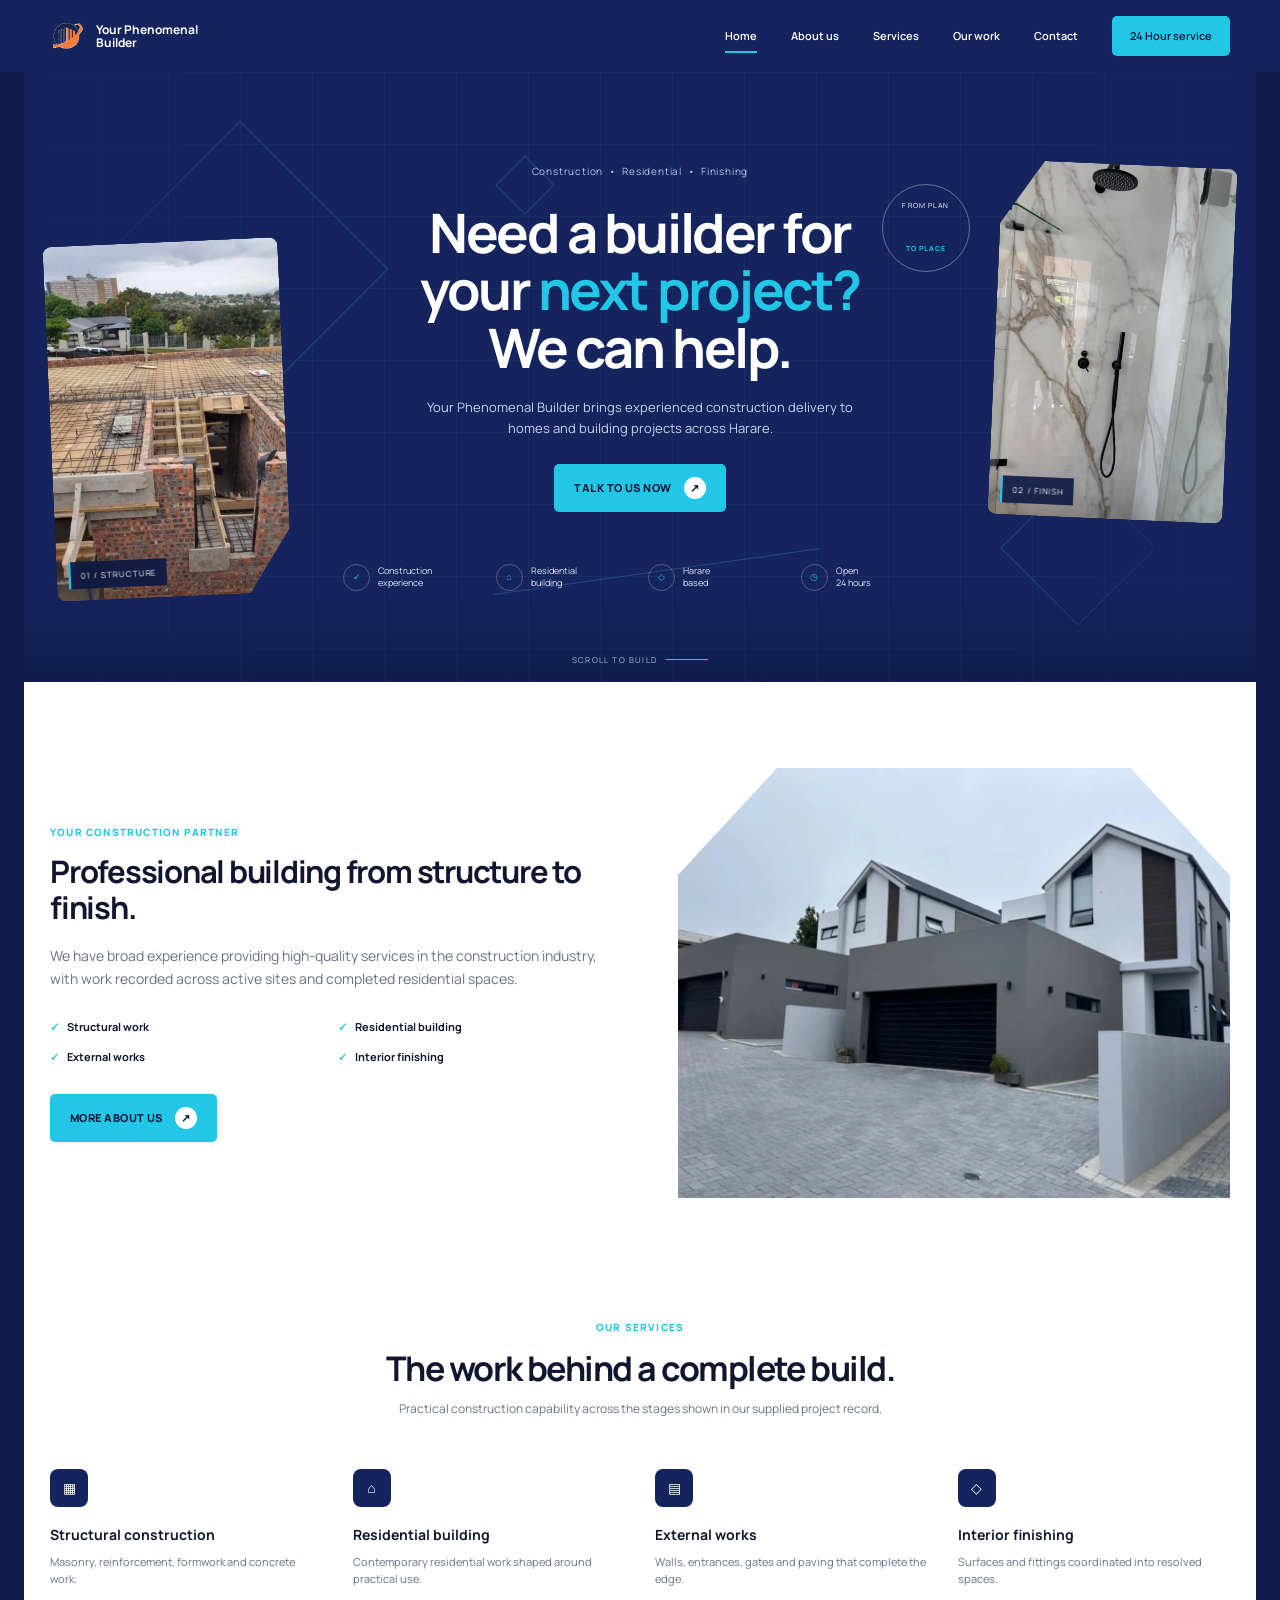
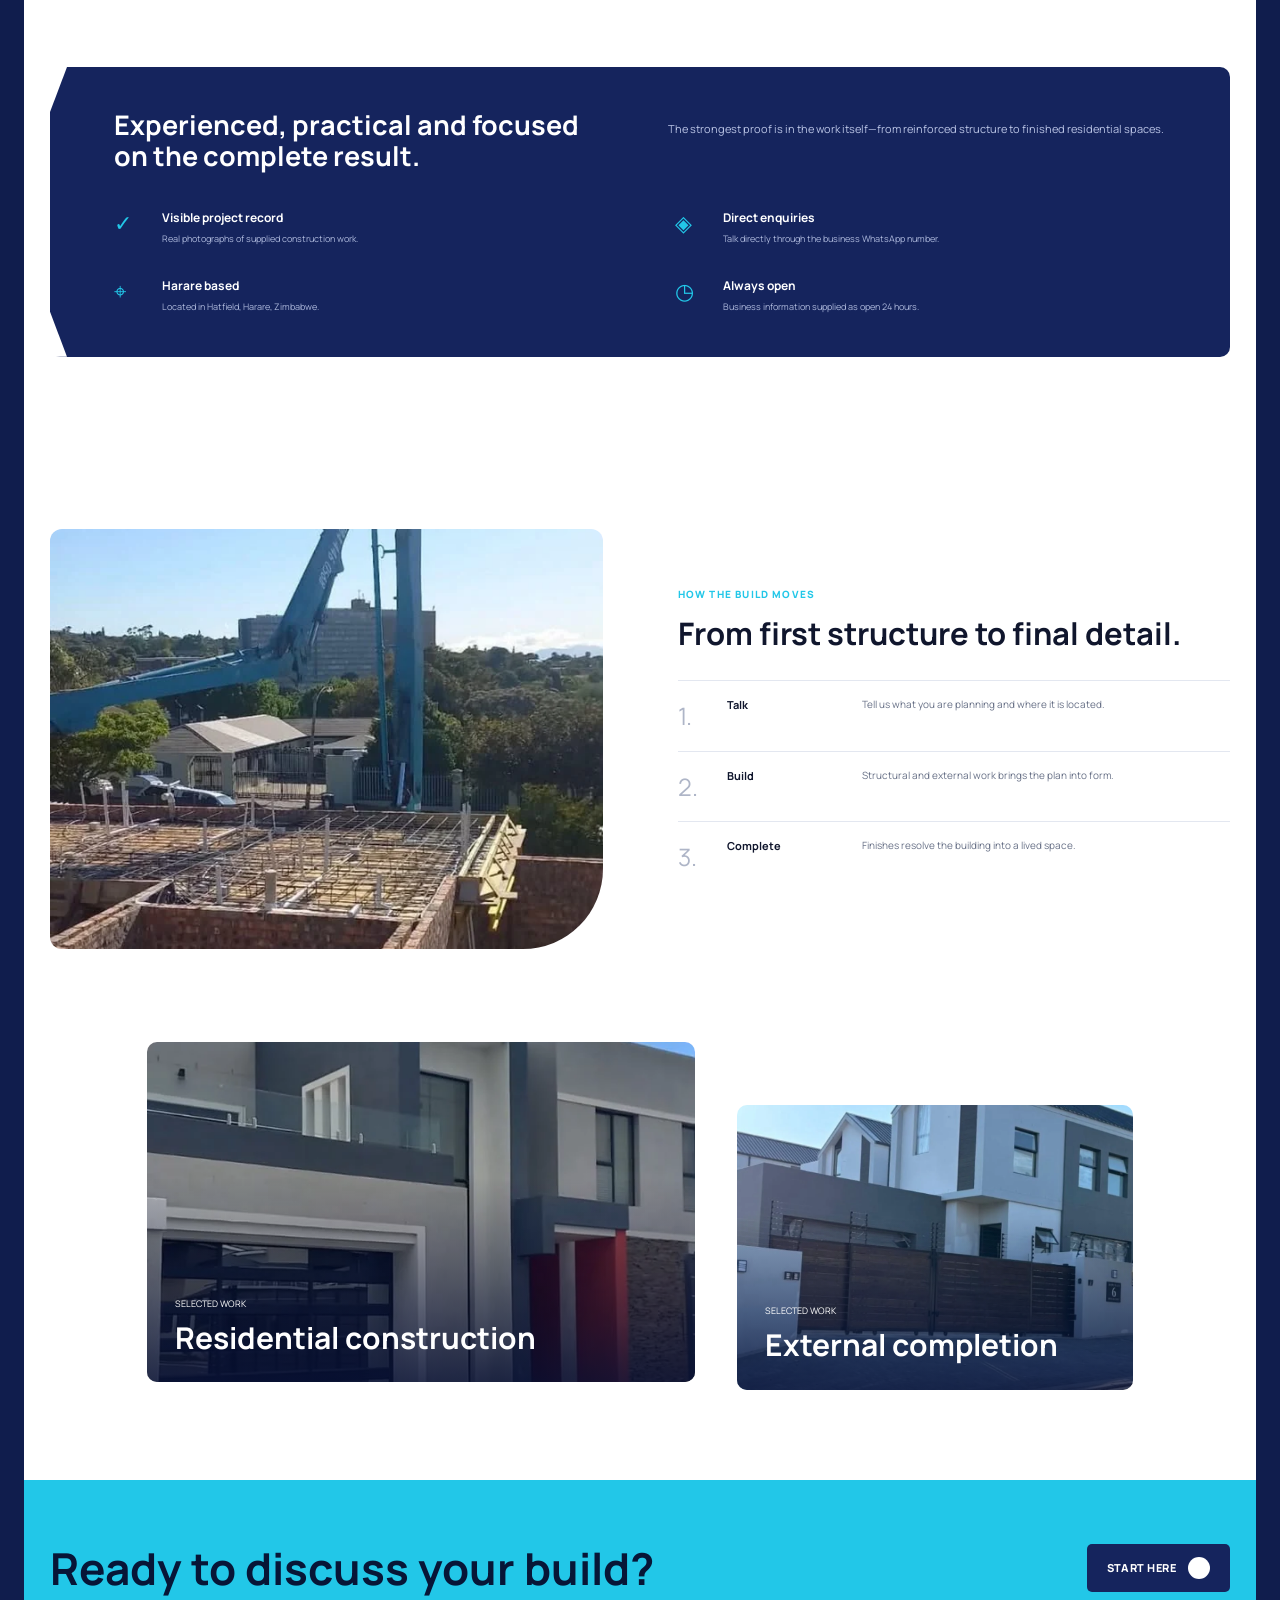
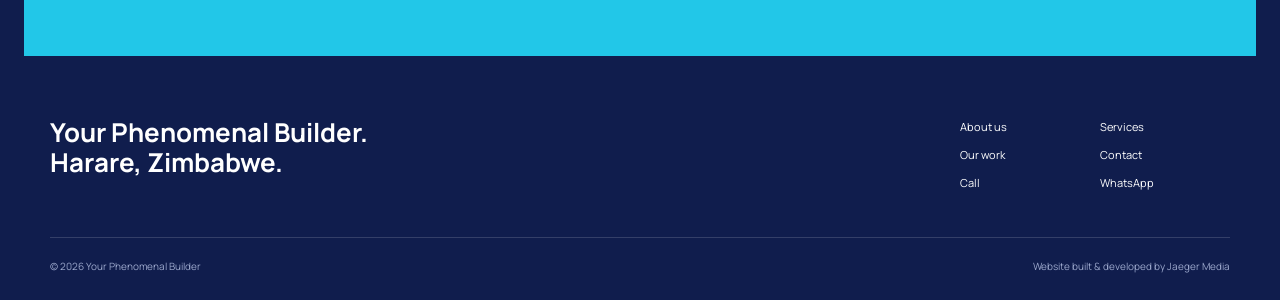
<file: index.html>
<!doctype html>
<html lang="en">
  <head>
    <meta charset="UTF-8" />
    <meta name="viewport" content="width=device-width,initial-scale=1" />
    <title>Your Phenomenal Builder | Construction Company in Harare</title>
    <meta
      name="description"
      content="Your Phenomenal Builder is a Harare construction company delivering considered building work from structure through finish."
    />
    <link rel="icon" href="/assets/favicon.png" />
    <meta property="og:image" content="/assets/project-feature.webp" />
    <link rel="stylesheet" href="/styles.css" />
    <script defer src="/main.js"></script>
  </head>
  <body>
    <a class="skip" href="#main">Skip to content</a>
    <header class="site-header">
      <div class="shell header-inner">
        <a class="brand" href="/"
          ><img
            src="/assets/logo.png"
            alt="Your Phenomenal Builder logo"
          /><span>Your Phenomenal Builder</span></a
        ><button
          class="menu-toggle"
          aria-label="Open menu"
          aria-expanded="false"
        >
          <span></span><span></span>
        </button>
        <nav class="nav">
          <a href="/" aria-current="page">Home</a><a href="/studio/">About us</a
          ><a href="/capabilities/">Services</a><a href="/work/">Our work</a
          ><a href="/contact/">Contact</a
          ><a class="nav-cta" href="https://wa.me/263789411117"
            >24 Hour service</a
          >
        </nav>
      </div>
    </header>
    <main id="main" class="page">
      <section class="hero">
        <div class="hero-blueprint" aria-hidden="true">
          <span></span><span></span><span></span><span></span>
        </div>
        <div class="hero-orbit" aria-hidden="true">
          FROM PLAN <b>TO PLACE</b>
        </div>
        <div class="shell">
          <div class="hero-photo hero-photo--left" data-depth="-10">
            <span class="photo-tag">01 / Structure</span>
            <img
              src="/assets/construction-slab.webp"
              alt="Reinforced residential slab under construction"
            />
          </div>
          <div class="hero-center">
            <div class="breadcrumbs">
              Construction &nbsp;•&nbsp; Residential &nbsp;•&nbsp; Finishing
            </div>
            <h1>Need a builder for your <em>next project?</em> We can help.</h1>
            <p>
              Your Phenomenal Builder brings experienced construction delivery
              to homes and building projects across Harare.
            </p>
            <a
              class="primary-btn"
              href="https://wa.me/263789411117?text=Hello%20Your%20Phenomenal%20Builder%2C%20I%20would%20like%20to%20discuss%20a%20project."
              >Talk to us now <i>↗</i></a
            >
            <div class="trust-strip">
              <div class="trust-item">
                <span class="trust-icon">✓</span
                ><span>Construction<br />experience</span>
              </div>
              <div class="trust-item">
                <span class="trust-icon">⌂</span
                ><span>Residential<br />building</span>
              </div>
              <div class="trust-item">
                <span class="trust-icon">◇</span><span>Harare<br />based</span>
              </div>
              <div class="trust-item">
                <span class="trust-icon">◷</span><span>Open<br />24 hours</span>
              </div>
            </div>
          </div>
          <div class="hero-photo hero-photo--right" data-depth="12">
            <span class="photo-tag">02 / Finish</span>
            <img
              src="/assets/interior-shower.webp"
              alt="Completed shower interior with marble-look finishes"
            />
          </div>
        </div>
        <div class="scroll-cue">Scroll to build <i></i></div>
      </section>
      <section class="section">
        <div class="shell">
          <figure class="proof-image reveal">
            <figcaption>
              <div class="section-kicker">Your construction partner</div>
              <strong>Professional building from structure to finish.</strong>
              <p>
                We have broad experience providing high-quality services in the
                construction industry, with work recorded across active sites
                and completed residential spaces.
              </p>
              <div class="proof-list">
                <span>Structural work</span><span>Residential building</span
                ><span>External works</span><span>Interior finishing</span>
              </div>
              <a class="primary-btn" href="/studio/">More about us <i>↗</i></a>
            </figcaption>
            <img
              src="/assets/residences-courtyard.webp"
              alt="Completed contemporary residential development"
              loading="lazy"
            />
          </figure>
        </div>
      </section>
      <section class="section dark">
        <div class="shell">
          <div class="journey-head reveal">
            <div class="section-kicker">Our services</div>
            <h2 class="display">The work behind a complete build.</h2>
            <p>
              Practical construction capability across the stages shown in our
              supplied project record.
            </p>
          </div>
          <div class="service-grid">
            <article class="service reveal">
              <div class="service-icon">▦</div>
              <h3>Structural construction</h3>
              <p>Masonry, reinforcement, formwork and concrete work.</p>
            </article>
            <article class="service reveal">
              <div class="service-icon">⌂</div>
              <h3>Residential building</h3>
              <p>Contemporary residential work shaped around practical use.</p>
            </article>
            <article class="service reveal">
              <div class="service-icon">▤</div>
              <h3>External works</h3>
              <p>Walls, entrances, gates and paving that complete the edge.</p>
            </article>
            <article class="service reveal">
              <div class="service-icon">◇</div>
              <h3>Interior finishing</h3>
              <p>Surfaces and fittings coordinated into resolved spaces.</p>
            </article>
          </div>
          <div class="guarantee reveal">
            <div class="guarantee-head">
              <h2>
                Experienced, practical and focused on the complete result.
              </h2>
              <p>
                The strongest proof is in the work itself—from reinforced
                structure to finished residential spaces.
              </p>
            </div>
            <div class="guarantee-grid">
              <div class="guarantee-item">
                <i>✓</i>
                <div>
                  <b>Visible project record</b>
                  <p>Real photographs of supplied construction work.</p>
                </div>
              </div>
              <div class="guarantee-item">
                <i>◈</i>
                <div>
                  <b>Direct enquiries</b>
                  <p>Talk directly through the business WhatsApp number.</p>
                </div>
              </div>
              <div class="guarantee-item">
                <i>⌖</i>
                <div>
                  <b>Harare based</b>
                  <p>Located in Hatfield, Harare, Zimbabwe.</p>
                </div>
              </div>
              <div class="guarantee-item">
                <i>◷</i>
                <div>
                  <b>Always open</b>
                  <p>Business information supplied as open 24 hours.</p>
                </div>
              </div>
            </div>
          </div>
        </div>
      </section>
      <section class="section">
        <div class="shell process reveal">
          <div class="process-image">
            <img
              src="/assets/construction-pour.webp"
              alt="Concrete and reinforcement work on site"
              loading="lazy"
            />
          </div>
          <div>
            <div class="section-kicker">How the build moves</div>
            <h2>From first structure to final detail.</h2>
            <div class="step">
              <span>1.</span><b>Talk</b>
              <p>Tell us what you are planning and where it is located.</p>
            </div>
            <div class="step">
              <span>2.</span><b>Build</b>
              <p>Structural and external work brings the plan into form.</p>
            </div>
            <div class="step">
              <span>3.</span><b>Complete</b>
              <p>Finishes resolve the building into a lived space.</p>
            </div>
          </div>
        </div>
      </section>
      <section class="project-row">
        <a class="project-tile reveal" href="/work/"
          ><img
            src="/assets/project-feature.webp"
            alt="Completed contemporary residence"
          />
          <div class="project-meta">
            <small>Selected work</small>
            <h3>Residential construction</h3>
          </div></a
        ><a class="project-tile reveal" href="/work/"
          ><img
            src="/assets/residences-gate.webp"
            alt="Contemporary residence and gate"
          />
          <div class="project-meta">
            <small>Selected work</small>
            <h3>External completion</h3>
          </div></a
        >
      </section>
      <section class="cta-band">
        <div class="shell cta-grid">
          <h2>Ready to discuss your build?</h2>
          <a class="arrow-link" href="/contact/">Start here <i>↗</i></a>
        </div>
      </section>
    </main>
    <footer class="site-footer">
      <div class="shell">
        <div class="footer-top">
          <div class="footer-brand">
            Your Phenomenal Builder.<br />Harare, Zimbabwe.
          </div>
          <nav class="footer-nav">
            <a href="/studio/">About us</a><a href="/capabilities/">Services</a
            ><a href="/work/">Our work</a><a href="/contact/">Contact</a
            ><a href="tel:+263789411117">Call</a
            ><a href="https://wa.me/263789411117">WhatsApp</a>
          </nav>
        </div>
        <div class="footer-bottom">
          <span>© 2026 Your Phenomenal Builder</span
          ><a href="https://wa.me/263789937251"
            >Website built &amp; developed by Jaeger Media</a
          >
        </div>
      </div>
    </footer>
  </body>
</html>
</file>
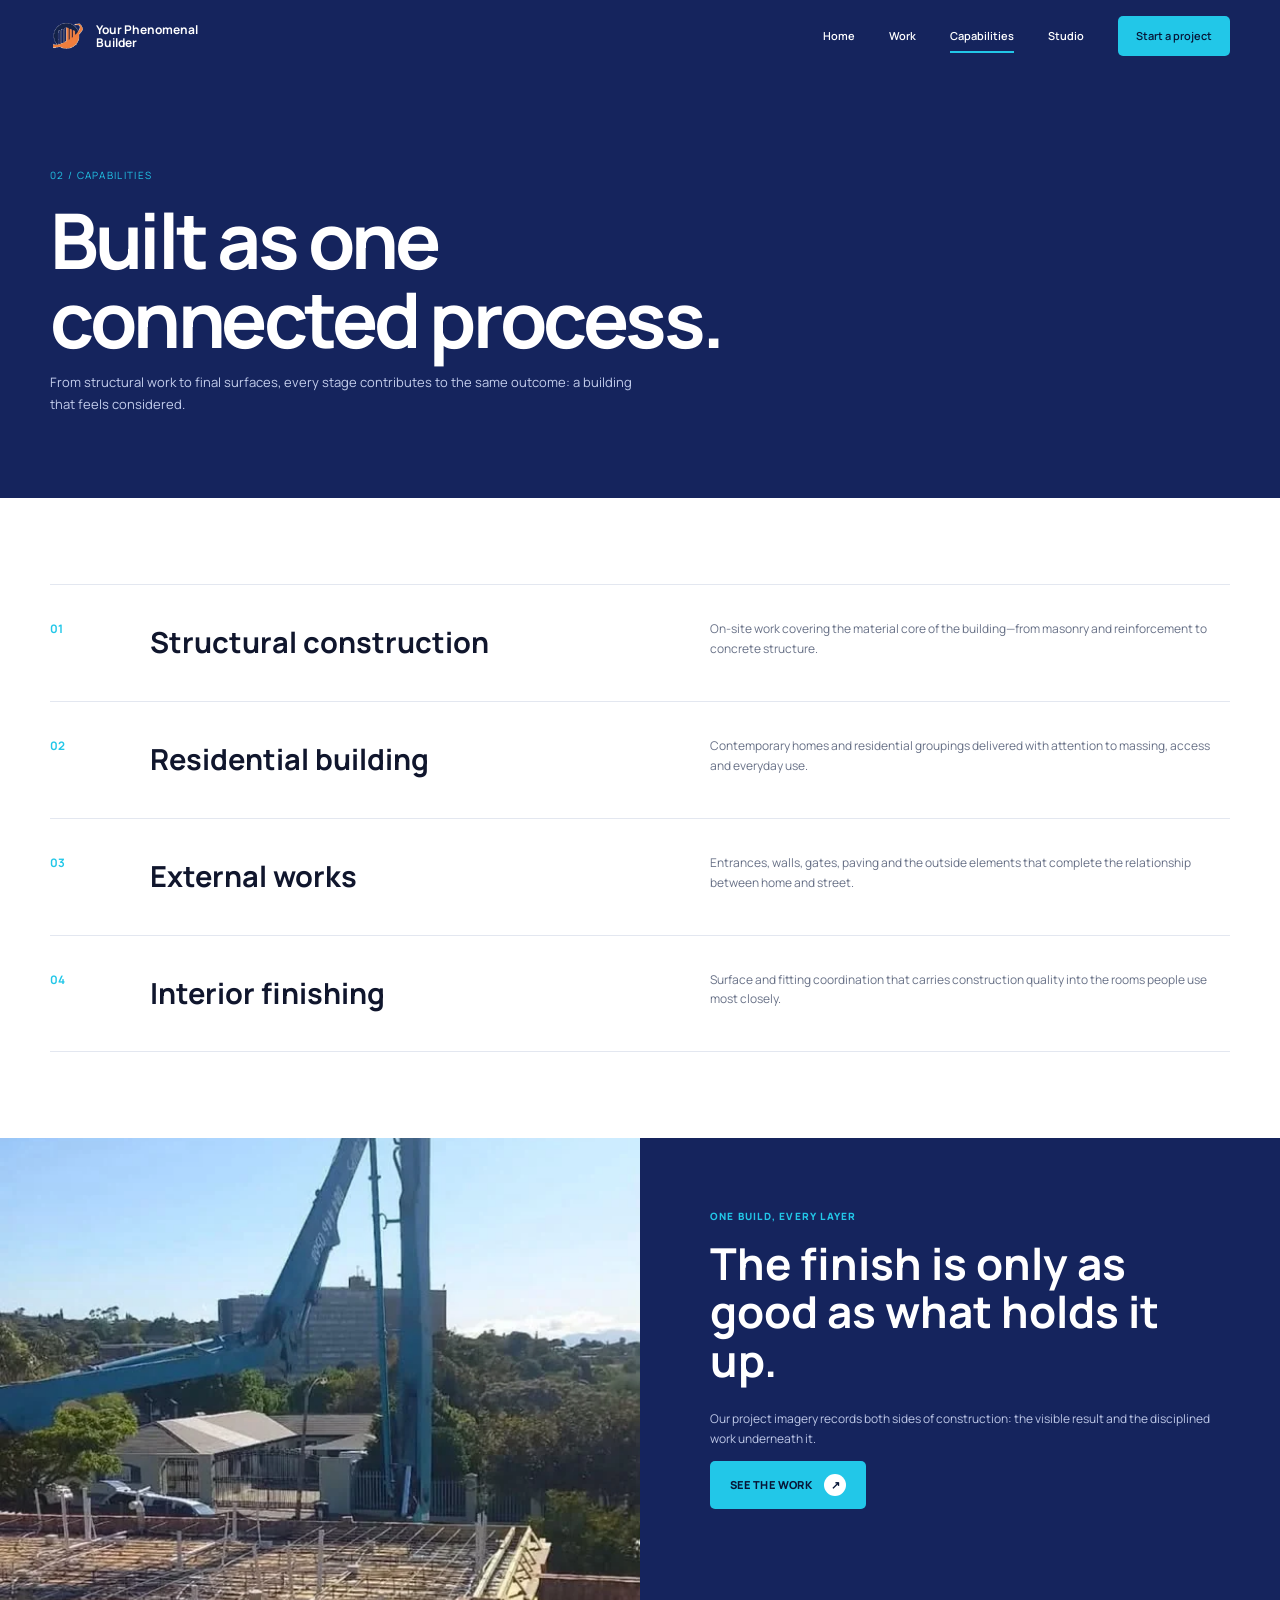
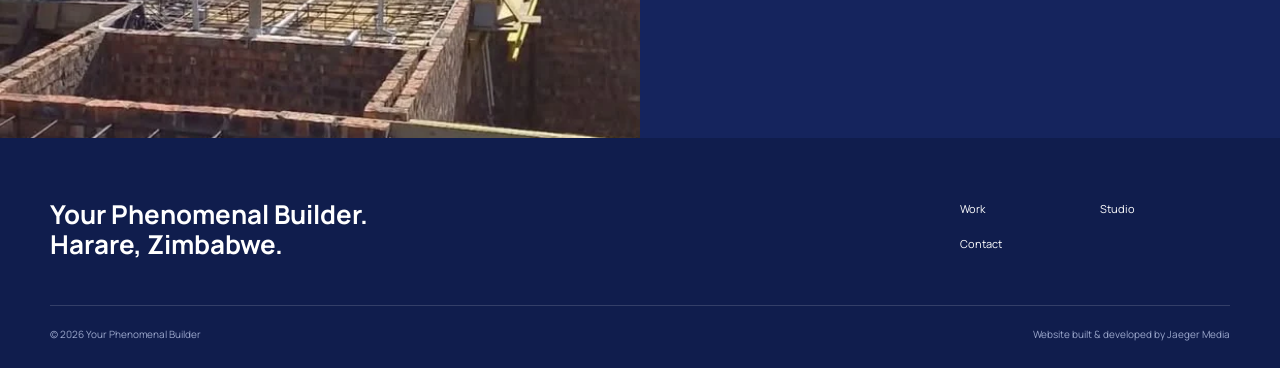
<file: capabilities/index.html>
<!doctype html><html lang="en"><head><meta charset="UTF-8"><meta name="viewport" content="width=device-width,initial-scale=1"><title>Capabilities | Your Phenomenal Builder</title><meta name="description" content="Construction capability from structure to finish in Harare, Zimbabwe."><link rel="icon" href="/assets/favicon.png"><link rel="stylesheet" href="/styles.css"><script defer src="/main.js"></script></head><body class="internal"><header class="site-header"><div class="shell header-inner"><a class="brand" href="/"><img src="/assets/logo.png" alt="Your Phenomenal Builder logo"><span>Your Phenomenal Builder</span></a><button class="menu-toggle" aria-label="Open menu" aria-expanded="false"><span></span><span></span></button><nav class="nav"><a href="/">Home</a><a href="/work/">Work</a><a href="/capabilities/" aria-current="page">Capabilities</a><a href="/studio/">Studio</a><a class="nav-cta" href="/contact/">Start a project</a></nav></div></header><main><section class="page-hero"><div class="shell"><div class="page-index">02 / Capabilities</div><h1>Built as one<br>connected process.</h1><p>From structural work to final surfaces, every stage contributes to the same outcome: a building that feels considered.</p></div></section><section class="section"><div class="shell cap-list"><article class="cap-item reveal"><small>01</small><h2>Structural construction</h2><p>On-site work covering the material core of the building—from masonry and reinforcement to concrete structure.</p></article><article class="cap-item reveal"><small>02</small><h2>Residential building</h2><p>Contemporary homes and residential groupings delivered with attention to massing, access and everyday use.</p></article><article class="cap-item reveal"><small>03</small><h2>External works</h2><p>Entrances, walls, gates, paving and the outside elements that complete the relationship between home and street.</p></article><article class="cap-item reveal"><small>04</small><h2>Interior finishing</h2><p>Surface and fitting coordination that carries construction quality into the rooms people use most closely.</p></article></div></section><section class="split-media"><img src="/assets/construction-pour.webp" alt="Concrete work on a residential construction site" loading="lazy"><div class="split-copy"><div class="section-kicker">One build, every layer</div><h2>The finish is only as good as what holds it up.</h2><p>Our project imagery records both sides of construction: the visible result and the disciplined work underneath it.</p><a class="arrow-link" href="/work/">See the work <i>↗</i></a></div></section></main><footer class="site-footer"><div class="shell"><div class="footer-top"><div class="footer-brand">Your Phenomenal Builder.<br>Harare, Zimbabwe.</div><nav class="footer-nav"><a href="/work/">Work</a><a href="/studio/">Studio</a><a href="/contact/">Contact</a></nav></div><div class="footer-bottom"><span>© 2026 Your Phenomenal Builder</span><a class="jm-credit" href="https://wa.me/263789937251">Website built &amp; developed by Jaeger Media</a></div></div></footer></body></html>
</file>
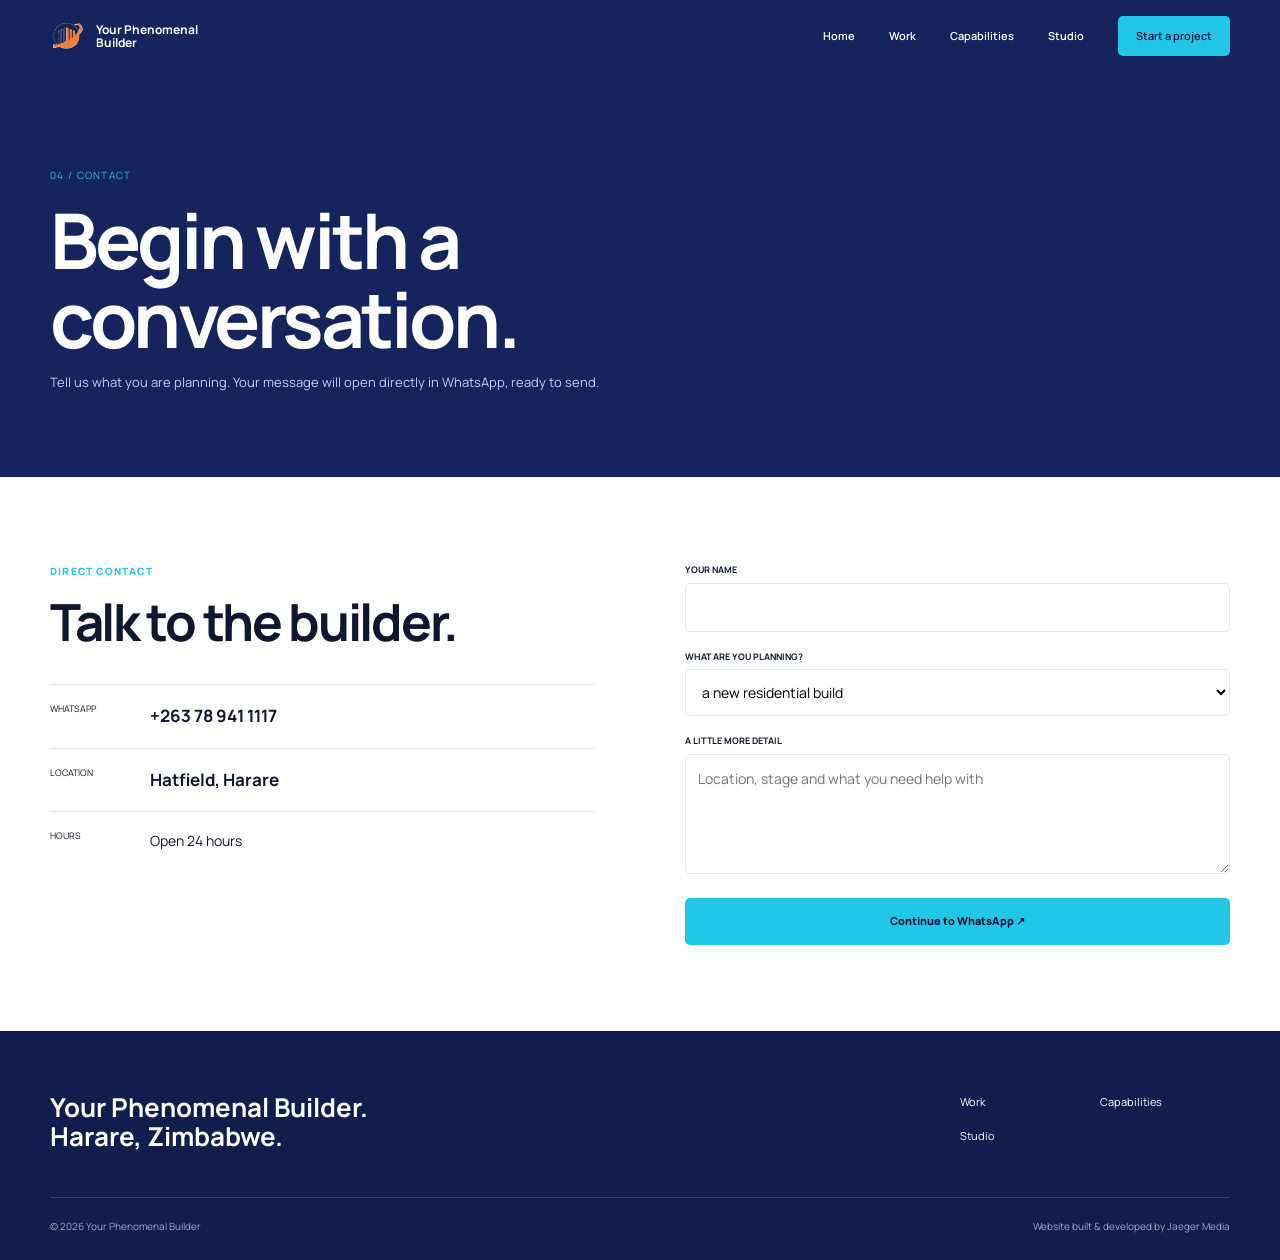
<file: contact/index.html>
<!doctype html><html lang="en"><head><meta charset="UTF-8"><meta name="viewport" content="width=device-width,initial-scale=1"><title>Contact | Your Phenomenal Builder</title><meta name="description" content="Discuss your construction project with Your Phenomenal Builder in Harare."><link rel="icon" href="/assets/favicon.png"><link rel="stylesheet" href="/styles.css"><script defer src="/main.js"></script></head><body class="internal"><header class="site-header"><div class="shell header-inner"><a class="brand" href="/"><img src="/assets/logo.png" alt="Your Phenomenal Builder logo"><span>Your Phenomenal Builder</span></a><button class="menu-toggle" aria-label="Open menu" aria-expanded="false"><span></span><span></span></button><nav class="nav"><a href="/">Home</a><a href="/work/">Work</a><a href="/capabilities/">Capabilities</a><a href="/studio/">Studio</a><a class="nav-cta" href="/contact/" aria-current="page">Start a project</a></nav></div></header><main><section class="page-hero"><div class="shell"><div class="page-index">04 / Contact</div><h1>Begin with a<br>conversation.</h1><p>Tell us what you are planning. Your message will open directly in WhatsApp, ready to send.</p></div></section><section class="section"><div class="shell contact-layout"><div class="reveal"><div class="section-kicker">Direct contact</div><h2 class="display">Talk to the builder.</h2><div class="contact-list"><div class="contact-item"><small>WhatsApp</small><a href="https://wa.me/263789411117" target="_blank" rel="noopener">+263 78 941 1117</a></div><div class="contact-item"><small>Location</small><a href="https://maps.google.com/?q=Hatfield%2C%20Harare%2C%20Zimbabwe" target="_blank" rel="noopener">Hatfield, Harare</a></div><div class="contact-item"><small>Hours</small><span>Open 24 hours</span></div></div></div><form id="enquiry-form" class="form reveal"><div class="field"><label for="name">Your name</label><input id="name" name="name" autocomplete="name" required></div><div class="field"><label for="project">What are you planning?</label><select id="project" name="project"><option>a new residential build</option><option>construction work</option><option>external works</option><option>interior finishing</option><option>another building project</option></select></div><div class="field"><label for="message">A little more detail</label><textarea id="message" name="message" placeholder="Location, stage and what you need help with"></textarea></div><button class="submit" type="submit">Continue to WhatsApp ↗</button></form></div></section></main><footer class="site-footer"><div class="shell"><div class="footer-top"><div class="footer-brand">Your Phenomenal Builder.<br>Harare, Zimbabwe.</div><nav class="footer-nav"><a href="/work/">Work</a><a href="/capabilities/">Capabilities</a><a href="/studio/">Studio</a></nav></div><div class="footer-bottom"><span>© 2026 Your Phenomenal Builder</span><a class="jm-credit" href="https://wa.me/263789937251">Website built &amp; developed by Jaeger Media</a></div></div></footer></body></html>
</file>
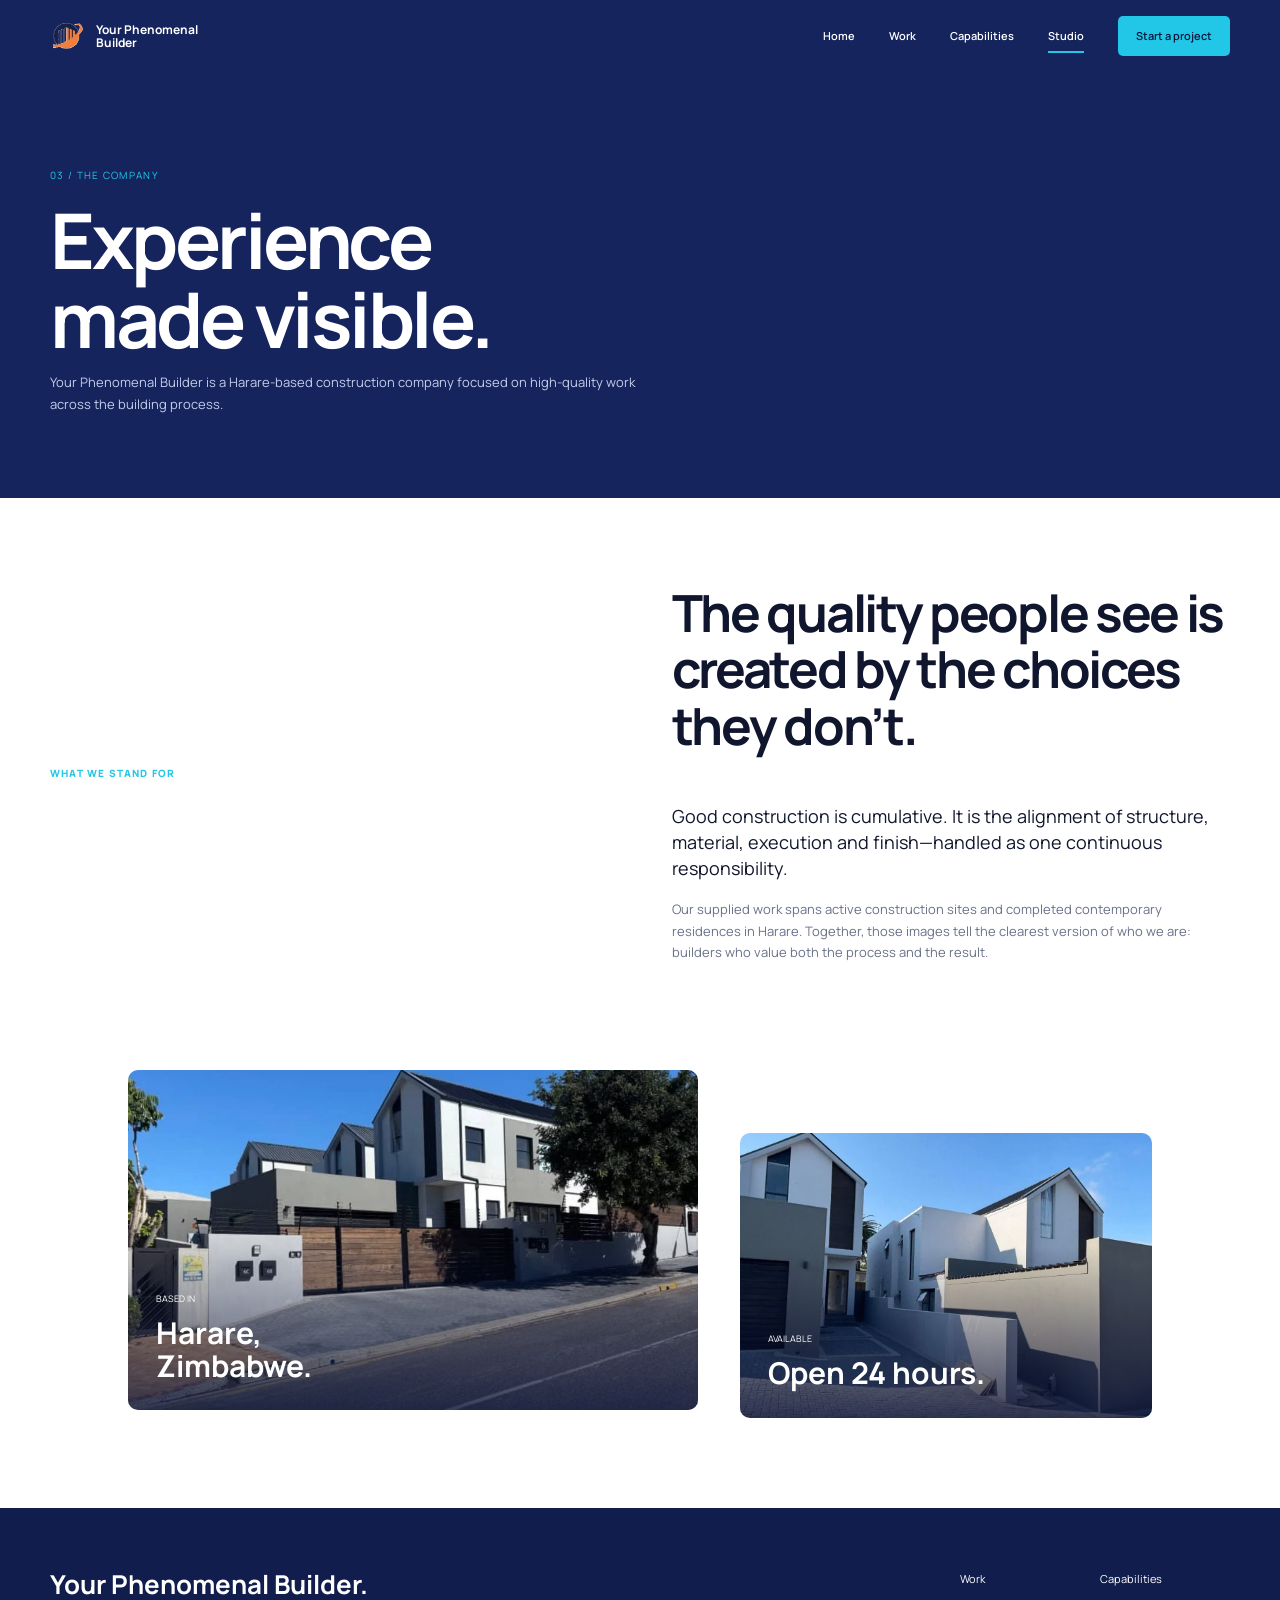
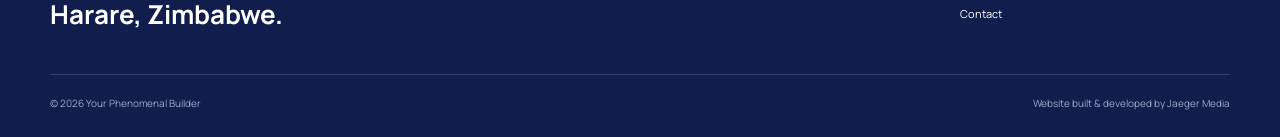
<file: studio/index.html>
<!doctype html><html lang="en"><head><meta charset="UTF-8"><meta name="viewport" content="width=device-width,initial-scale=1"><title>Studio | Your Phenomenal Builder</title><meta name="description" content="About Your Phenomenal Builder, a construction company based in Harare, Zimbabwe."><link rel="icon" href="/assets/favicon.png"><link rel="stylesheet" href="/styles.css"><script defer src="/main.js"></script></head><body class="internal"><header class="site-header"><div class="shell header-inner"><a class="brand" href="/"><img src="/assets/logo.png" alt="Your Phenomenal Builder logo"><span>Your Phenomenal Builder</span></a><button class="menu-toggle" aria-label="Open menu" aria-expanded="false"><span></span><span></span></button><nav class="nav"><a href="/">Home</a><a href="/work/">Work</a><a href="/capabilities/">Capabilities</a><a href="/studio/" aria-current="page">Studio</a><a class="nav-cta" href="/contact/">Start a project</a></nav></div></header><main><section class="page-hero"><div class="shell"><div class="page-index">03 / The company</div><h1>Experience<br>made visible.</h1><p>Your Phenomenal Builder is a Harare-based construction company focused on high-quality work across the building process.</p></div></section><section class="section"><div class="shell intro-grid"><div class="section-kicker">What we stand for</div><div><h2 class="display reveal">The quality people see is created by the choices they don’t.</h2><p class="lead reveal" style="margin-top:50px">Good construction is cumulative. It is the alignment of structure, material, execution and finish—handled as one continuous responsibility.</p><p class="body-copy reveal">Our supplied work spans active construction sites and completed contemporary residences in Harare. Together, those images tell the clearest version of who we are: builders who value both the process and the result.</p></div></div></section><section class="project-row"><div class="project-tile"><img src="/assets/residences-street.webp" alt="Residential project viewed from the street"><div class="project-meta"><small>Based in</small><h3>Harare,<br>Zimbabwe.</h3></div></div><div class="project-tile"><img src="/assets/residences-courtyard-angle.webp" alt="Contemporary homes and courtyard"><div class="project-meta"><small>Available</small><h3>Open 24 hours.</h3></div></div></section></main><footer class="site-footer"><div class="shell"><div class="footer-top"><div class="footer-brand">Your Phenomenal Builder.<br>Harare, Zimbabwe.</div><nav class="footer-nav"><a href="/work/">Work</a><a href="/capabilities/">Capabilities</a><a href="/contact/">Contact</a></nav></div><div class="footer-bottom"><span>© 2026 Your Phenomenal Builder</span><a class="jm-credit" href="https://wa.me/263789937251">Website built &amp; developed by Jaeger Media</a></div></div></footer></body></html>
</file>
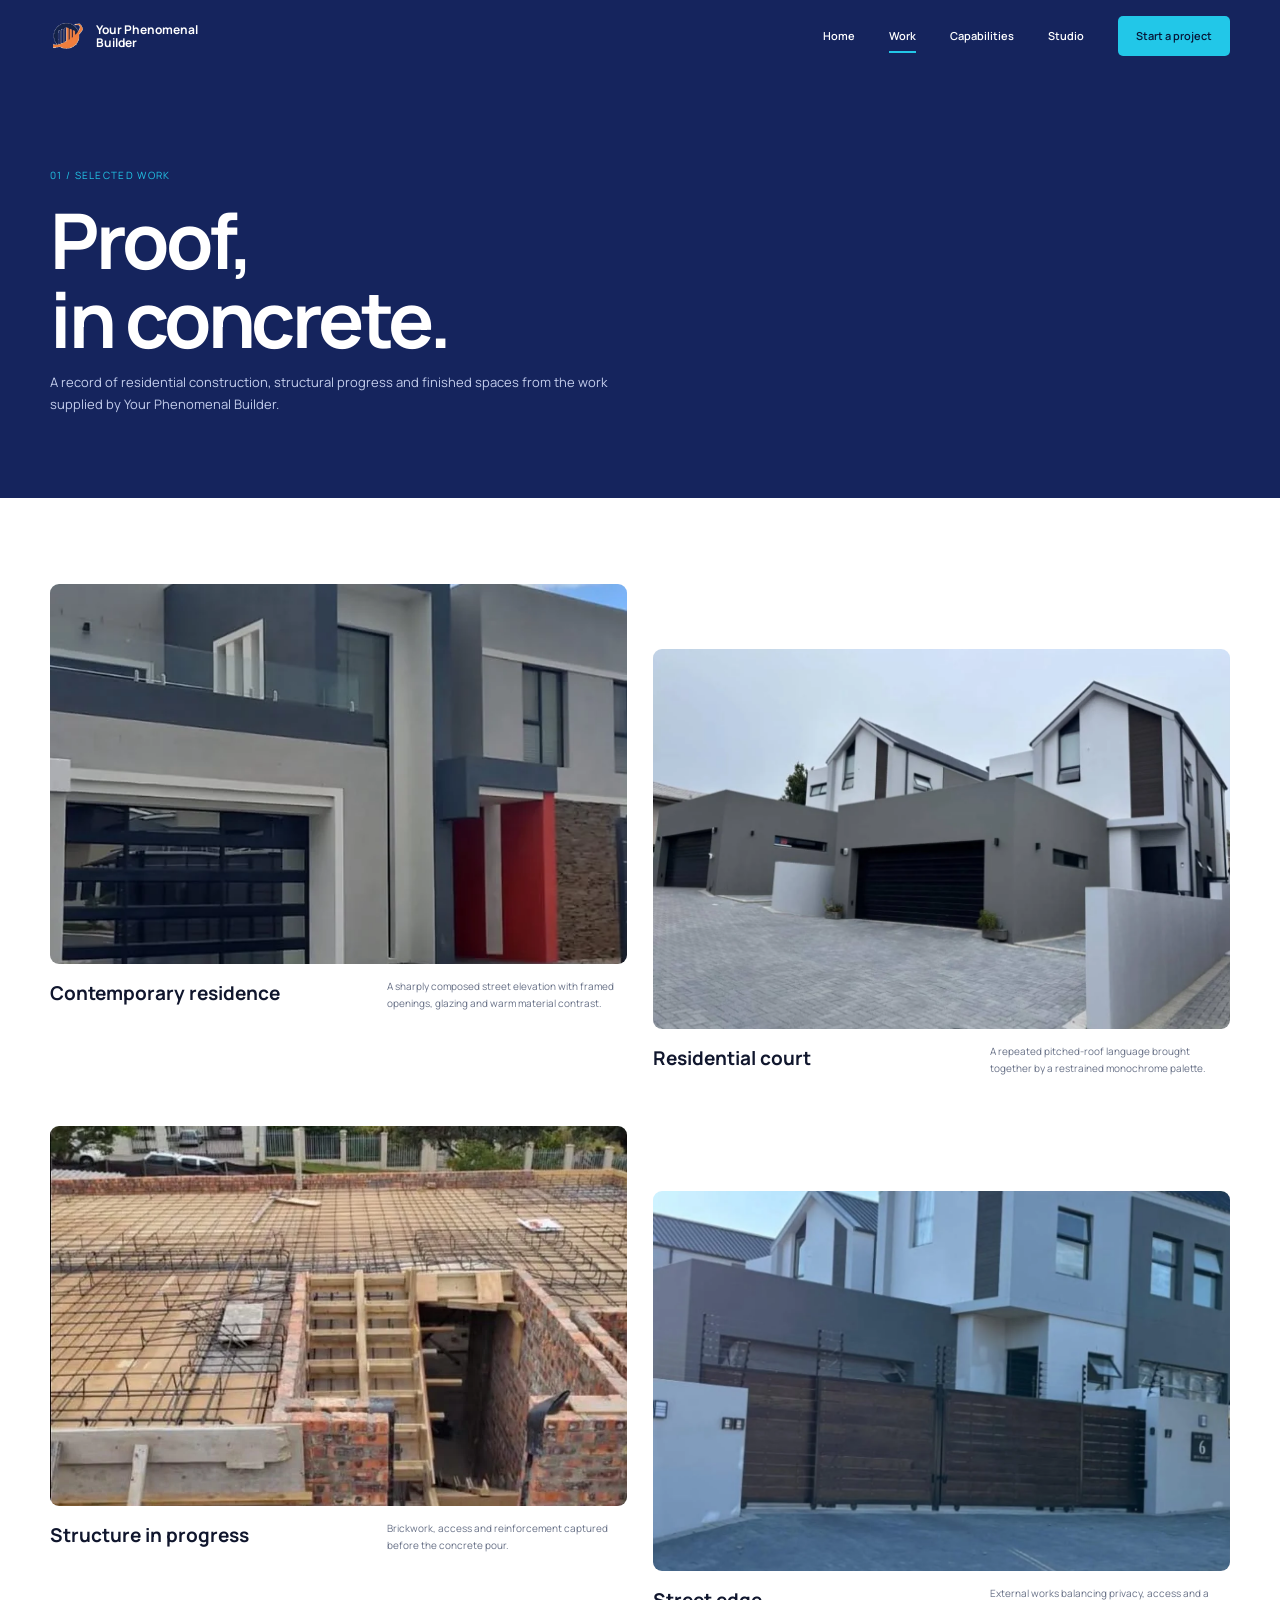
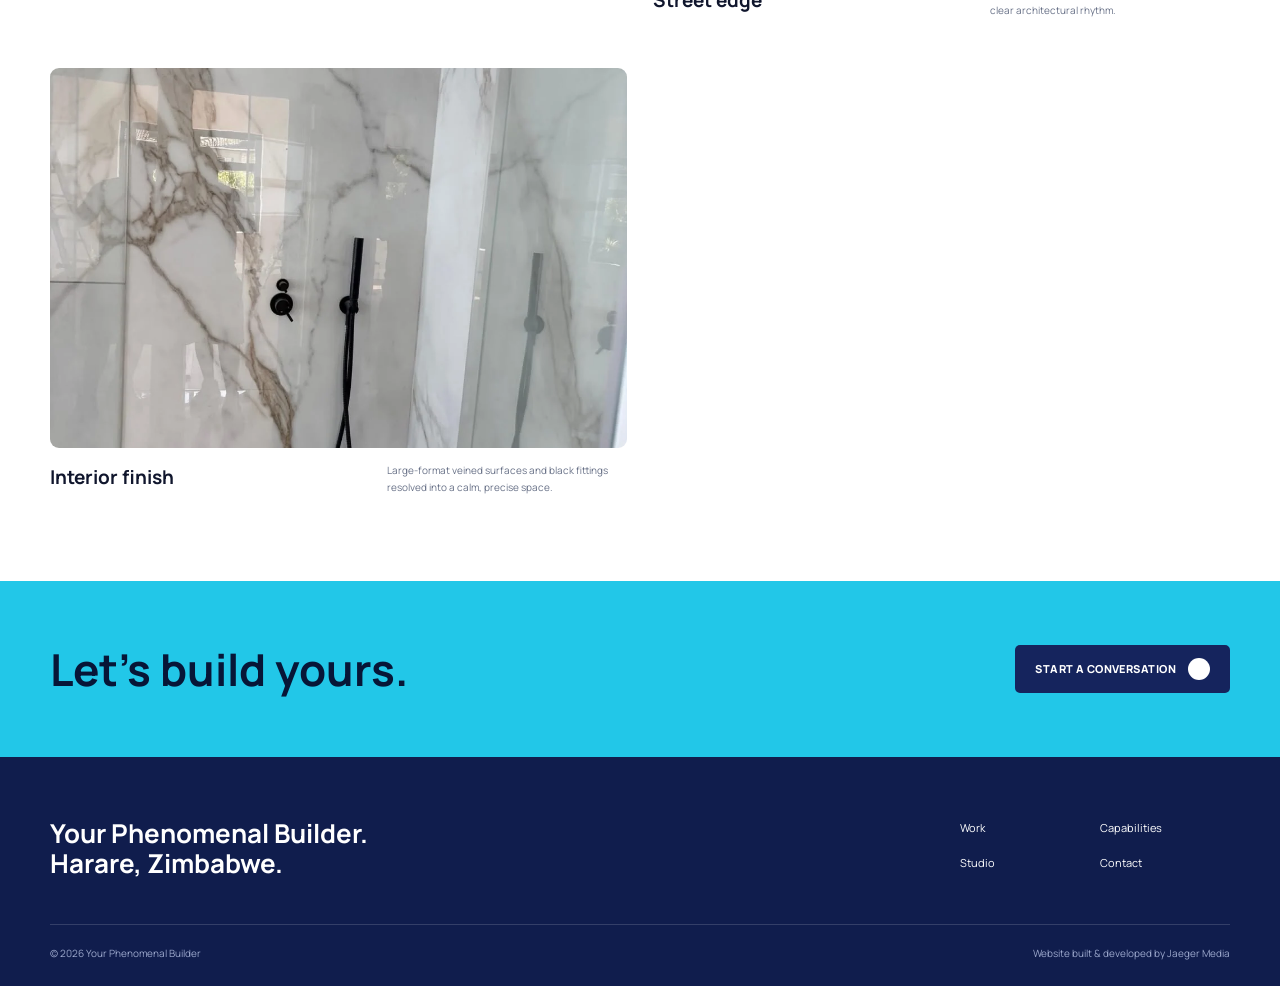
<file: work/index.html>
<!doctype html><html lang="en"><head><meta charset="UTF-8"><meta name="viewport" content="width=device-width,initial-scale=1"><title>Selected Work | Your Phenomenal Builder</title><meta name="description" content="Explore completed and in-progress construction work by Your Phenomenal Builder in Harare."><link rel="icon" href="/assets/favicon.png"><link rel="stylesheet" href="/styles.css"><script defer src="/main.js"></script></head><body class="internal"><a class="skip" href="#main">Skip to content</a><header class="site-header"><div class="shell header-inner"><a class="brand" href="/"><img src="/assets/logo.png" alt="Your Phenomenal Builder logo"><span>Your Phenomenal Builder</span></a><button class="menu-toggle" aria-label="Open menu" aria-expanded="false"><span></span><span></span></button><nav class="nav"><a href="/">Home</a><a href="/work/" aria-current="page">Work</a><a href="/capabilities/">Capabilities</a><a href="/studio/">Studio</a><a class="nav-cta" href="/contact/">Start a project</a></nav></div></header><main id="main"><section class="page-hero"><div class="shell"><div class="page-index">01 / Selected work</div><h1>Proof,<br>in concrete.</h1><p>A record of residential construction, structural progress and finished spaces from the work supplied by Your Phenomenal Builder.</p></div></section><section class="section"><div class="shell work-grid"><article class="work-card reveal"><img src="/assets/project-feature.webp" alt="Contemporary residence with charcoal and white facade"><div class="caption"><h2>Contemporary residence</h2><p>A sharply composed street elevation with framed openings, glazing and warm material contrast.</p></div></article><article class="work-card reveal"><img src="/assets/residences-courtyard.webp" alt="Completed group of contemporary homes"><div class="caption"><h2>Residential court</h2><p>A repeated pitched-roof language brought together by a restrained monochrome palette.</p></div></article><article class="work-card reveal"><img src="/assets/construction-slab.webp" alt="Reinforced slab under construction"><div class="caption"><h2>Structure in progress</h2><p>Brickwork, access and reinforcement captured before the concrete pour.</p></div></article><article class="work-card reveal"><img src="/assets/residences-gate.webp" alt="Completed residence behind a timber-toned gate"><div class="caption"><h2>Street edge</h2><p>External works balancing privacy, access and a clear architectural rhythm.</p></div></article><article class="work-card reveal"><img src="/assets/interior-shower.webp" alt="Completed shower with veined wall finish"><div class="caption"><h2>Interior finish</h2><p>Large-format veined surfaces and black fittings resolved into a calm, precise space.</p></div></article></div></section><section class="cta-band"><div class="shell cta-grid"><h2>Let’s build yours.</h2><a class="arrow-link" href="/contact/">Start a conversation <i>↗</i></a></div></section></main><footer class="site-footer"><div class="shell"><div class="footer-top"><div class="footer-brand">Your Phenomenal Builder.<br>Harare, Zimbabwe.</div><nav class="footer-nav"><a href="/work/">Work</a><a href="/capabilities/">Capabilities</a><a href="/studio/">Studio</a><a href="/contact/">Contact</a></nav></div><div class="footer-bottom"><span>© 2026 Your Phenomenal Builder</span><a class="jm-credit" href="https://wa.me/263789937251">Website built &amp; developed by Jaeger Media</a></div></div></footer></body></html>
</file>
<file: styles.css>
@import url("https://fonts.googleapis.com/css2?family=Manrope:wght@400;500;600;700;800&display=swap");
:root {
  --navy: #15245d;
  --deep: #101d4d;
  --cyan: #22c7e8;
  --ink: #10162d;
  --muted: #687187;
  --line: #e3e7f0;
  --max: 1180px;
  --ease: cubic-bezier(0.22, 1, 0.36, 1);
}
* {
  box-sizing: border-box;
}
html {
  scroll-behavior: smooth;
}
body {
  margin: 0;
  background: var(--deep);
  color: var(--ink);
  font:
    400 14px/1.65 Manrope,
    sans-serif;
}
body.menu-open {
  overflow: hidden;
}
a {
  color: inherit;
  text-decoration: none;
}
img {
  display: block;
  max-width: 100%;
}
button,
input,
textarea,
select {
  font: inherit;
}
.shell {
  width: min(calc(100% - 40px), var(--max));
  margin: auto;
}
.skip {
  position: fixed;
  top: -70px;
  left: 20px;
  z-index: 200;
  background: #fff;
  padding: 12px 18px;
}
.skip:focus {
  top: 18px;
}
.site-header {
  height: 72px;
  background: var(--navy);
  color: #fff;
  display: flex;
  align-items: center;
  position: relative;
  z-index: 100;
}
.site-header.solid {
  box-shadow: 0 8px 25px rgba(3, 10, 36, 0.13);
}
.header-inner {
  display: flex;
  align-items: center;
  justify-content: space-between;
}
.brand {
  display: flex;
  align-items: center;
  gap: 10px;
  font-weight: 700;
  font-size: 12px;
  line-height: 1.1;
}
.brand img {
  width: 36px;
  height: 36px;
  object-fit: contain;
}
.brand span {
  max-width: 112px;
}
.nav {
  display: flex;
  align-items: center;
  gap: 34px;
  font-size: 11px;
  font-weight: 600;
}
.nav a {
  position: relative;
}
.nav a:after {
  content: "";
  position: absolute;
  left: 0;
  right: 100%;
  bottom: -8px;
  height: 2px;
  background: var(--cyan);
  transition: 0.25s;
}
.nav a:hover:after,
.nav a[aria-current="page"]:after {
  right: 0;
}
.nav-cta {
  background: var(--cyan);
  color: #071637;
  padding: 11px 18px;
  border-radius: 5px;
}
.nav-cta:after {
  display: none;
}
.menu-toggle {
  display: none;
  background: none;
  border: 0;
  color: inherit;
  width: 48px;
  height: 48px;
}
.menu-toggle span {
  display: block;
  height: 2px;
  background: currentColor;
  margin: 6px;
}
.hero {
  background: var(--navy);
  color: #fff;
  min-height: 610px;
  overflow: hidden;
  position: relative;
}
.hero:after {
  content: "";
  position: absolute;
  inset: auto 0 0;
  height: 90px;
  background: linear-gradient(transparent, rgba(6, 14, 45, 0.34));
  pointer-events: none;
}
.hero .shell {
  min-height: 610px;
  display: grid;
  grid-template-columns: 235px 1fr 235px;
  align-items: center;
  gap: 58px;
  position: relative;
  z-index: 2;
}
.hero-photo {
  height: 355px;
  overflow: hidden;
  border-radius: 9px;
  position: relative;
  box-shadow: 0 28px 70px rgba(3, 10, 38, 0.38);
  transition: transform 0.5s var(--ease);
}
.hero-photo--left {
  transform: translateY(42px) rotate(-2.5deg);
  clip-path: polygon(0 0, 100% 0, 100% 82%, 82% 100%, 0 100%);
}
.hero-photo--right {
  transform: translateY(-36px) rotate(2.5deg);
  clip-path: polygon(18% 0, 100% 0, 100% 100%, 0 100%, 0 18%);
}
.hero-photo img {
  width: 100%;
  height: 100%;
  object-fit: cover;
  transition: transform 1.2s var(--ease);
}
.hero-photo:hover img {
  transform: scale(1.06);
}
.photo-tag {
  position: absolute;
  z-index: 2;
  left: 12px;
  bottom: 12px;
  background: rgba(8, 20, 64, 0.86);
  backdrop-filter: blur(8px);
  padding: 7px 10px;
  border-left: 2px solid var(--cyan);
  font-size: 8px;
  text-transform: uppercase;
  letter-spacing: 0.12em;
}
.hero-blueprint {
  position: absolute;
  inset: 0;
  opacity: 0.32;
  background-image:
    linear-gradient(rgba(80, 210, 239, 0.16) 1px, transparent 1px),
    linear-gradient(90deg, rgba(80, 210, 239, 0.16) 1px, transparent 1px);
  background-size: 72px 72px;
  mask-image: linear-gradient(
    90deg,
    transparent,
    black 20%,
    black 80%,
    transparent
  );
}
.hero-blueprint span {
  position: absolute;
  border: 1px solid rgba(75, 213, 242, 0.65);
  transform: rotate(45deg);
  animation: float-plan 7s ease-in-out infinite;
}
.hero-blueprint span:nth-child(1) {
  width: 210px;
  height: 210px;
  left: 9%;
  top: 15%;
}
.hero-blueprint span:nth-child(2) {
  width: 110px;
  height: 110px;
  right: 10%;
  bottom: 13%;
  animation-delay: -2s;
}
.hero-blueprint span:nth-child(3) {
  width: 42px;
  height: 42px;
  left: 39%;
  top: 15%;
  animation-delay: -4s;
}
.hero-blueprint span:nth-child(4) {
  width: 330px;
  height: 1px;
  border: 0;
  border-top: 1px solid rgba(75, 213, 242, 0.7);
  left: 38%;
  bottom: 18%;
  transform: rotate(-8deg);
}
@keyframes float-plan {
  50% {
    transform: translateY(-12px) rotate(45deg);
  }
}
.hero-orbit {
  position: absolute;
  right: calc(50% - 330px);
  top: 112px;
  width: 88px;
  height: 88px;
  border: 1px solid rgba(255, 255, 255, 0.35);
  border-radius: 50%;
  display: grid;
  place-items: center;
  text-align: center;
  font-size: 7px;
  letter-spacing: 0.16em;
  line-height: 1.5;
  animation: spin 18s linear infinite;
}
.hero-orbit b {
  display: block;
  color: var(--cyan);
}
@keyframes spin {
  to {
    transform: rotate(360deg);
  }
}
.scroll-cue {
  position: absolute;
  z-index: 4;
  left: 50%;
  bottom: 16px;
  transform: translateX(-50%);
  font-size: 8px;
  text-transform: uppercase;
  letter-spacing: 0.15em;
  color: #adbce7;
  display: flex;
  align-items: center;
  gap: 9px;
}
.scroll-cue i {
  height: 1px;
  width: 42px;
  background: var(--cyan);
  animation: pulse-line 1.8s ease-in-out infinite;
}
@keyframes pulse-line {
  50% {
    width: 18px;
    opacity: 0.35;
  }
}
.hero-center {
  text-align: center;
  position: relative;
  z-index: 3;
}
.breadcrumbs {
  font-size: 10px;
  letter-spacing: 0.08em;
  color: #b9c5ee;
  margin-bottom: 24px;
}
.hero h1 {
  font-size: clamp(34px, 4.25vw, 58px);
  line-height: 1.06;
  letter-spacing: -0.045em;
  margin: 0 auto 20px;
  max-width: 510px;
}
.hero h1 em {
  font-style: normal;
  color: var(--cyan);
}
.hero-center p {
  font-size: 13px;
  color: #c8d1ee;
  max-width: 440px;
  margin: 0 auto 24px;
}
.primary-btn,
.arrow-link {
  display: inline-flex;
  align-items: center;
  gap: 12px;
  background: var(--cyan);
  color: #071637;
  border-radius: 5px;
  padding: 13px 20px;
  font-size: 11px;
  font-weight: 800;
  text-transform: uppercase;
  letter-spacing: 0.04em;
}
.primary-btn i,
.arrow-link i {
  display: grid;
  place-items: center;
  width: 22px;
  height: 22px;
  border-radius: 50%;
  background: #fff;
  font-style: normal;
}
.trust-strip {
  display: grid;
  grid-template-columns: repeat(4, 1fr);
  gap: 16px;
  max-width: 620px;
  margin: 52px auto 0;
  color: #e0e6fb;
}
.trust-item {
  display: flex;
  align-items: center;
  gap: 8px;
  text-align: left;
  font-size: 9px;
  line-height: 1.3;
}
.trust-icon {
  width: 27px;
  height: 27px;
  border: 1px solid rgba(255, 255, 255, 0.25);
  border-radius: 50%;
  display: grid;
  place-items: center;
  color: var(--cyan);
}
.page {
  background: #fff;
  width: min(calc(100% - 48px), 1260px);
  margin: auto;
}
.ticker {
  display: none;
}
.section {
  padding: 86px 0;
  background: #fff;
}
.section-kicker {
  font-size: 10px;
  font-weight: 800;
  color: var(--cyan);
  letter-spacing: 0.12em;
  text-transform: uppercase;
  margin-bottom: 14px;
}
.intro-grid {
  display: grid;
  grid-template-columns: 1fr 1.05fr;
  gap: 90px;
  align-items: center;
}
.display {
  font-size: clamp(32px, 4vw, 52px);
  line-height: 1.1;
  letter-spacing: -0.045em;
  margin: 0;
}
.lead {
  font-size: 18px;
  line-height: 1.45;
}
.body-copy {
  font-size: 13px;
  color: var(--muted);
  max-width: 530px;
}
.proof-image {
  margin: 0;
  display: grid;
  grid-template-columns: 1fr 1fr;
  align-items: center;
  gap: 75px;
}
.proof-image img {
  height: 430px;
  width: 100%;
  object-fit: cover;
  clip-path: polygon(18% 0, 82% 0, 100% 25%, 100% 100%, 0 100%, 0 25%);
}
.proof-image figcaption {
  position: static;
  background: none;
  color: var(--ink);
  padding: 0;
}
.proof-image figcaption strong {
  display: block;
  font-size: 31px;
  line-height: 1.15;
  letter-spacing: -0.04em;
  margin-bottom: 18px;
}
.proof-image figcaption p {
  color: var(--muted);
}
.proof-list {
  display: grid;
  grid-template-columns: 1fr 1fr;
  gap: 12px 24px;
  margin: 28px 0;
}
.proof-list span {
  font-size: 11px;
  font-weight: 700;
}
.proof-list span:before {
  content: "✓";
  color: var(--cyan);
  margin-right: 8px;
}
.dark {
  background: white;
  color: var(--ink);
  padding-top: 35px;
}
.journey-head {
  text-align: center;
  margin: 0 auto 50px;
  max-width: 640px;
}
.journey-head .display {
  font-size: 34px;
}
.journey-head p {
  font-size: 12px;
  color: var(--muted);
}
.service-grid {
  display: grid;
  grid-template-columns: repeat(4, 1fr);
  gap: 35px 30px;
}
.service-icon {
  width: 38px;
  height: 38px;
  border-radius: 8px;
  background: var(--navy);
  color: #fff;
  display: grid;
  place-items: center;
  margin-bottom: 16px;
}
.service h3 {
  font-size: 14px;
  margin: 0 0 7px;
}
.service p {
  font-size: 11px;
  line-height: 1.55;
  color: var(--muted);
  margin: 0;
}
.guarantee {
  background: var(--navy);
  color: #fff;
  border-radius: 10px;
  margin-top: 80px;
  padding: 42px 64px;
  position: relative;
}
.guarantee:before,
.guarantee:after {
  content: "";
  position: absolute;
  left: 0;
  width: 17px;
  height: 45px;
  background: #fff;
}
.guarantee:before {
  top: 0;
  clip-path: polygon(0 0, 100% 0, 0 100%);
}
.guarantee:after {
  bottom: 0;
  clip-path: polygon(0 100%, 100% 100%, 0 0);
}
.guarantee-head {
  display: grid;
  grid-template-columns: 1fr 1fr;
  gap: 55px;
  margin-bottom: 34px;
}
.guarantee h2 {
  font-size: 27px;
  line-height: 1.15;
  margin: 0;
}
.guarantee-head p {
  font-size: 11px;
  color: #bac4e5;
}
.guarantee-grid {
  display: grid;
  grid-template-columns: 1fr 1fr;
  gap: 26px 70px;
}
.guarantee-item {
  display: grid;
  grid-template-columns: 34px 1fr;
  gap: 14px;
}
.guarantee-item b {
  font-size: 12px;
}
.guarantee-item p {
  font-size: 9px;
  color: #aeb9dc;
  margin: 4px 0 0;
}
.guarantee-item i {
  color: var(--cyan);
  font-style: normal;
  font-size: 22px;
}
.process {
  display: grid;
  grid-template-columns: 1fr 1fr;
  gap: 75px;
  align-items: center;
}
.process-image {
  height: 420px;
  border-radius: 12px 12px 80px 12px;
  overflow: hidden;
}
.process-image img {
  width: 100%;
  height: 100%;
  object-fit: cover;
}
.process h2 {
  font-size: 31px;
  line-height: 1.15;
  margin: 0 0 28px;
}
.step {
  display: grid;
  grid-template-columns: 34px 120px 1fr;
  gap: 15px;
  padding: 15px 0;
  border-top: 1px solid var(--line);
}
.step span {
  font-size: 24px;
  color: #aeb5c7;
}
.step b {
  font-size: 11px;
}
.step p {
  font-size: 10px;
  color: var(--muted);
  margin: 0;
}
.project-row {
  display: grid;
  grid-template-columns: 1.08fr 0.78fr;
  background: #fff;
  gap: 42px;
  padding: 0 10% 90px;
  align-items: center;
}
.project-tile {
  min-height: 340px;
  position: relative;
  overflow: hidden;
  border-radius: 10px;
  color: #fff;
}
.project-tile:nth-child(2) {
  margin-top: 70px;
  min-height: 285px;
}
.project-tile img {
  position: absolute;
  inset: 0;
  width: 100%;
  height: 100%;
  object-fit: cover;
  transition: 0.7s var(--ease);
}
.project-tile:after {
  content: "";
  position: absolute;
  inset: 0;
  background: linear-gradient(0deg, rgba(8, 17, 54, 0.8), transparent 60%);
}
.project-tile:hover img {
  transform: scale(1.03);
}
.project-meta {
  position: absolute;
  z-index: 2;
  left: 28px;
  bottom: 28px;
}
.project-meta small {
  font-size: 9px;
  text-transform: uppercase;
}
.project-meta h3 {
  font-size: 30px;
  line-height: 1.08;
  margin: 9px 0 0;
}
.cta-band {
  background: var(--cyan);
  color: #071637;
  padding: 64px 0;
}
.cta-grid {
  display: flex;
  align-items: center;
  justify-content: space-between;
  gap: 40px;
}
.cta-band h2 {
  font-size: 44px;
  line-height: 1.05;
  margin: 0;
}
.cta-band .arrow-link {
  background: var(--navy);
  color: #fff;
}
.site-footer {
  background: var(--deep);
  color: #fff;
  padding: 62px 0 25px;
}
.footer-top {
  display: flex;
  justify-content: space-between;
  gap: 50px;
  padding-bottom: 45px;
}
.footer-brand {
  font-size: 26px;
  font-weight: 700;
  line-height: 1.15;
}
.footer-nav {
  display: grid;
  grid-template-columns: repeat(2, 130px);
  gap: 10px;
  font-size: 11px;
}
.footer-bottom {
  border-top: 1px solid rgba(255, 255, 255, 0.15);
  padding-top: 20px;
  display: flex;
  justify-content: space-between;
  font-size: 10px;
  color: #9ca8cc;
}
.page-hero {
  background: var(--navy);
  color: #fff;
  min-height: 390px;
  padding: 95px 0 70px;
  display: flex;
  align-items: center;
}
.page-hero h1 {
  font-size: clamp(45px, 6vw, 78px);
  line-height: 1.04;
  letter-spacing: -0.045em;
  margin: 0;
  max-width: 850px;
}
.page-hero p {
  color: #c3cdec;
  max-width: 590px;
  font-size: 13px;
}
.page-index {
  font-size: 10px;
  color: var(--cyan);
  text-transform: uppercase;
  letter-spacing: 0.13em;
  margin-bottom: 16px;
}
.work-grid {
  display: grid;
  grid-template-columns: 1fr 1fr;
  gap: 50px 26px;
}
.work-card {
  margin: 0 !important;
}
.work-card:nth-child(even) {
  margin-top: 65px !important;
}
.work-card img {
  width: 100%;
  height: 380px;
  object-fit: cover;
  border-radius: 9px;
}
.work-card .caption {
  padding-top: 14px;
  display: flex;
  justify-content: space-between;
  gap: 25px;
}
.work-card h2 {
  font-size: 19px;
  margin: 0;
}
.work-card p {
  font-size: 10px;
  color: var(--muted);
  max-width: 240px;
  margin: 0;
}
.cap-list {
  border-top: 1px solid var(--line);
}
.cap-item {
  display: grid;
  grid-template-columns: 60px 1fr 1fr;
  gap: 40px;
  padding: 34px 0;
  border-bottom: 1px solid var(--line);
}
.cap-item small {
  color: var(--cyan);
  font-weight: 700;
}
.cap-item h2 {
  font-size: 29px;
  margin: 0;
}
.cap-item p {
  font-size: 12px;
  color: var(--muted);
  margin: 0;
}
.split-media {
  display: grid;
  grid-template-columns: 1fr 1fr;
}
.split-media img {
  height: 600px;
  width: 100%;
  object-fit: cover;
}
.split-copy {
  background: var(--navy);
  color: #fff;
  padding: 70px;
}
.split-copy h2 {
  font-size: 44px;
  line-height: 1.1;
  margin: 0 0 25px;
}
.split-copy p {
  font-size: 12px;
  color: #bdc7e7;
}
.contact-layout {
  display: grid;
  grid-template-columns: 1fr 1fr;
  gap: 90px;
}
.contact-list {
  margin-top: 35px;
}
.contact-item {
  display: grid;
  grid-template-columns: 100px 1fr;
  padding: 17px 0;
  border-top: 1px solid var(--line);
}
.contact-item small {
  font-size: 9px;
  text-transform: uppercase;
}
.contact-item a {
  font-size: 17px;
  font-weight: 700;
}
.form {
  display: grid;
  gap: 18px;
}
.field label {
  display: block;
  font-size: 9px;
  font-weight: 700;
  text-transform: uppercase;
  margin-bottom: 5px;
}
.field input,
.field select,
.field textarea {
  width: 100%;
  border: 1px solid var(--line);
  border-radius: 5px;
  padding: 12px;
  background: #fff;
}
.field textarea {
  min-height: 120px;
}
.submit {
  background: var(--cyan);
  color: #071637;
  border: 0;
  border-radius: 5px;
  padding: 14px 22px;
  font-size: 11px;
  font-weight: 800;
}
.reveal {
  opacity: 0;
  transform: translateY(20px);
  transition: 0.7s var(--ease);
}
.reveal.visible {
  opacity: 1;
  transform: none;
}
@media (max-width: 900px) {
  .nav {
    position: fixed;
    inset: 0;
    background: var(--navy);
    flex-direction: column;
    justify-content: center;
    align-items: flex-start;
    padding: 80px 30px;
    font-size: 28px;
    transform: translateX(100%);
    transition: 0.45s var(--ease);
  }
  .nav.open {
    transform: none;
  }
  .menu-toggle {
    display: block;
    z-index: 2;
  }
  .hero .shell {
    grid-template-columns: 1fr;
    min-height: 690px;
    padding-block: 45px;
  }
  .hero-photo {
    position: absolute;
    width: 37%;
    height: 250px;
    opacity: 0.34;
  }
  .hero-photo:first-child {
    left: 0;
    bottom: 0;
  }
  .hero-photo:last-child {
    right: 0;
    top: 70px;
  }
  .hero-orbit {
    right: 8%;
    top: 95px;
    opacity: 0.7;
  }
  .hero-center {
    max-width: 580px;
    margin: auto;
  }
  .trust-strip {
    grid-template-columns: 1fr 1fr;
  }
  .page {
    width: 100%;
  }
  .intro-grid,
  .proof-image,
  .process,
  .contact-layout {
    grid-template-columns: 1fr;
    gap: 45px;
  }
  .proof-image img {
    order: 2;
  }
  .service-grid {
    grid-template-columns: 1fr 1fr;
  }
  .guarantee {
    padding: 40px;
  }
  .guarantee-head,
  .guarantee-grid {
    grid-template-columns: 1fr;
  }
  .work-grid {
    grid-template-columns: 1fr;
  }
  .work-card:nth-child(even) {
    margin-top: 0 !important;
  }
  .split-copy {
    padding: 50px 35px;
  }
}
@media (max-width: 600px) {
  .shell {
    width: min(calc(100% - 32px), var(--max));
  }
  .site-header {
    height: 66px;
  }
  .hero,
  .hero .shell {
    min-height: 680px;
  }
  .hero h1 {
    font-size: 39px;
  }
  .hero-photo {
    width: 43%;
    height: 205px;
  }
  .hero-center p {
    font-size: 12px;
  }
  .trust-strip {
    margin-top: 38px;
  }
  .section {
    padding: 64px 0;
  }
  .display {
    font-size: 34px;
  }
  .service-grid {
    grid-template-columns: 1fr 1fr;
    gap: 32px 20px;
  }
  .guarantee {
    padding: 34px 24px;
  }
  .guarantee-grid {
    gap: 22px;
  }
  .process-image {
    height: 285px;
  }
  .step {
    grid-template-columns: 30px 1fr;
  }
  .step p {
    grid-column: 2;
  }
  .project-row {
    grid-template-columns: 1fr;
    padding: 0 16px 55px;
  }
  .project-tile,
  .project-tile:nth-child(2) {
    min-height: 285px;
    margin: 0;
  }
  .cta-grid,
  .footer-top,
  .footer-bottom {
    align-items: flex-start;
    flex-direction: column;
  }
  .cta-band h2 {
    font-size: 36px;
  }
  .footer-nav {
    grid-template-columns: 1fr 1fr;
  }
  .page-hero {
    min-height: 330px;
    padding: 70px 0 50px;
  }
  .work-card img {
    height: 300px;
  }
  .work-card .caption {
    display: block;
  }
  .work-card p {
    margin-top: 8px;
  }
  .cap-item {
    grid-template-columns: 35px 1fr;
    gap: 16px;
  }
  .cap-item p {
    grid-column: 2;
  }
  .split-media {
    grid-template-columns: 1fr;
  }
  .split-media img {
    height: 430px;
  }
  .split-copy h2 {
    font-size: 35px;
  }
}
@media (prefers-reduced-motion: reduce) {
  * {
    animation: none !important;
    transition: none !important;
  }
  .reveal {
    opacity: 1;
    transform: none;
  }
}
</file>
